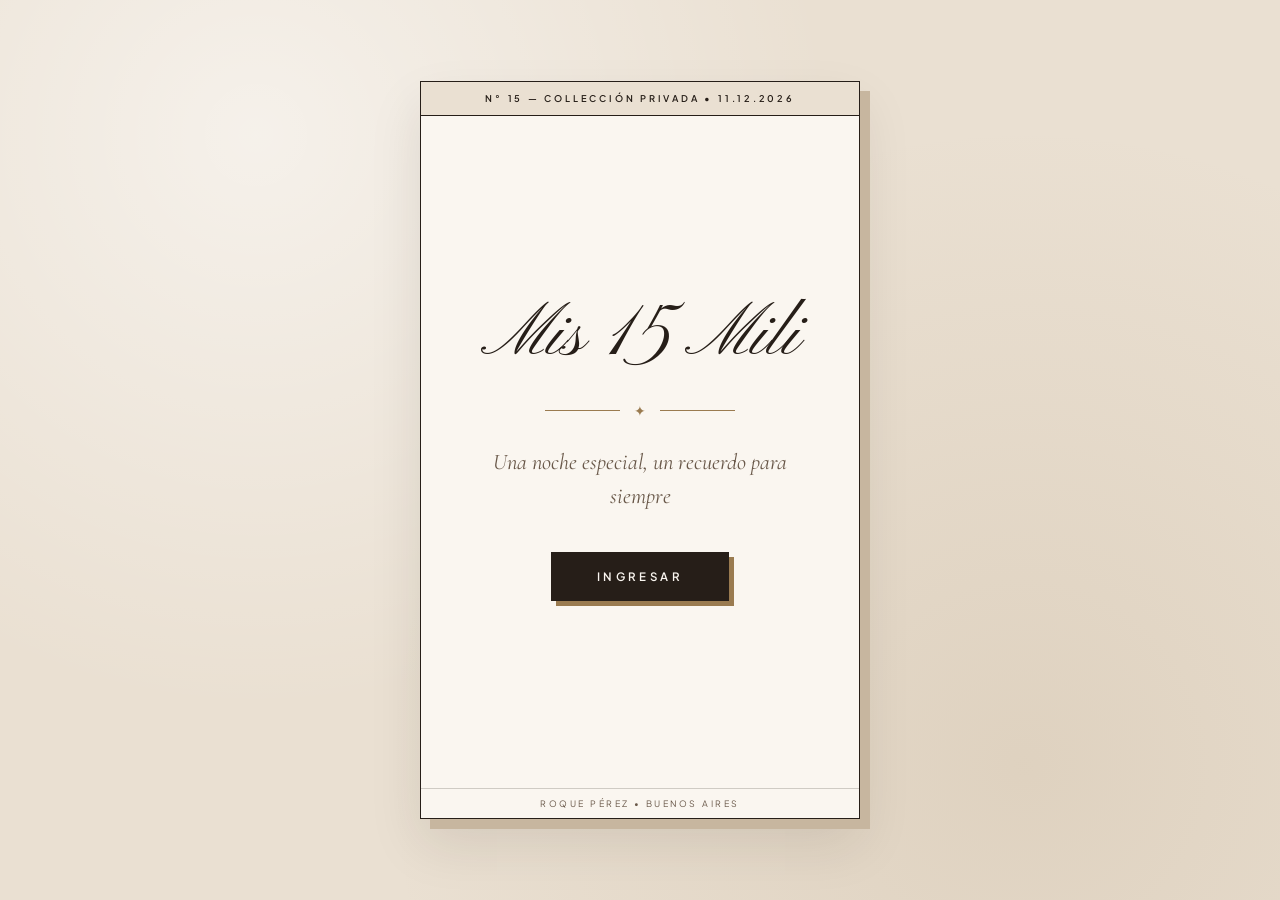
<file: index.html>
<!DOCTYPE html>
<html lang="es">
<head>
  <meta charset="UTF-8" />
  <meta name="viewport" content="width=device-width, initial-scale=1.0" />
  <title>MIS 15 MILI!</title>

  <link rel="icon" type="image/png" href="Pixelarte Isologotipo.png">


  <link rel="stylesheet" href="estilos.css">
</head>
<body>

  <main class="hero">
    <h1 class="title">Mis 15 Mili</h1>

     <div class="divider">
    <span>✦</span>
</div>

    <p class="subtitle">
      Una noche especial, un recuerdo para siempre      
    </p>

   
 <button class="enter-btn" id="enterBtn">INGRESAR</button>

<script>
document.getElementById("enterBtn").addEventListener("click", () => {
  sessionStorage.setItem("playMusic", "true");
  window.location.href = "invitacion.html";
});
</script>


  </main>

</body>
</html>
</file>
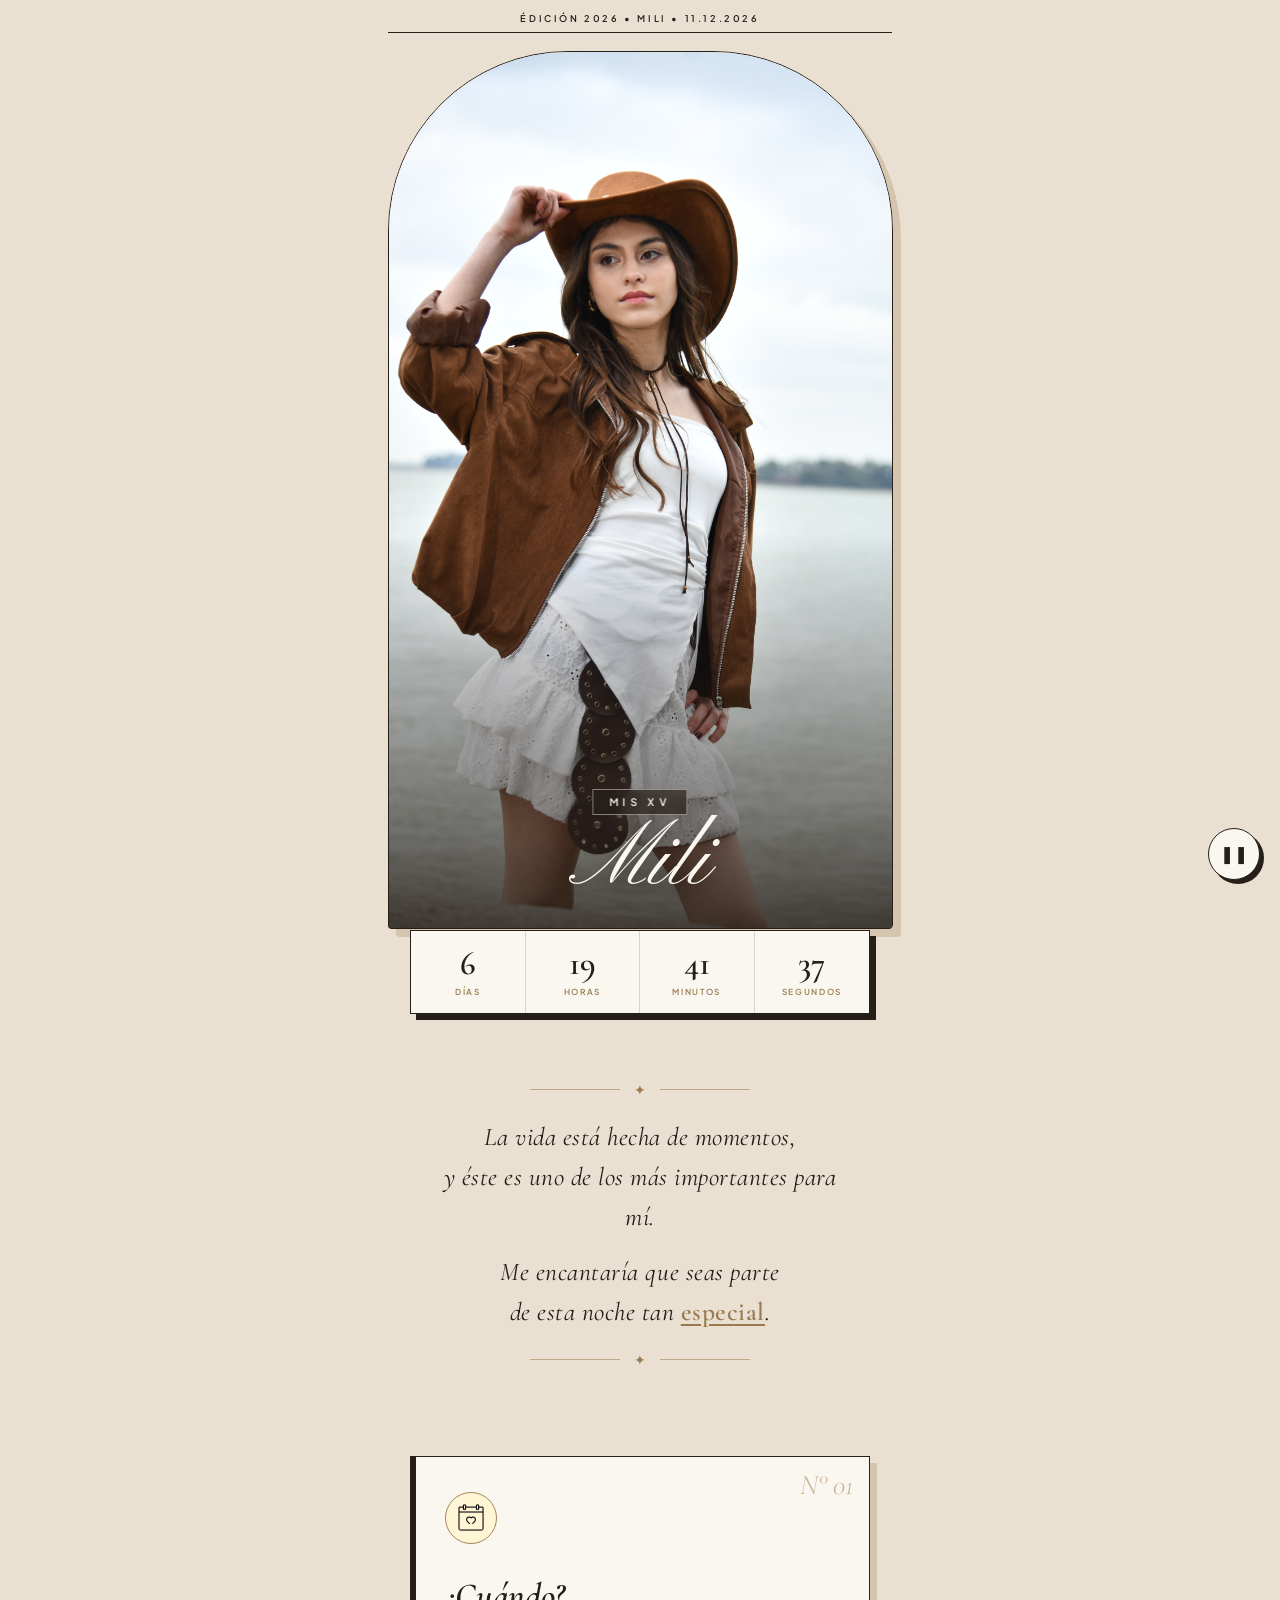
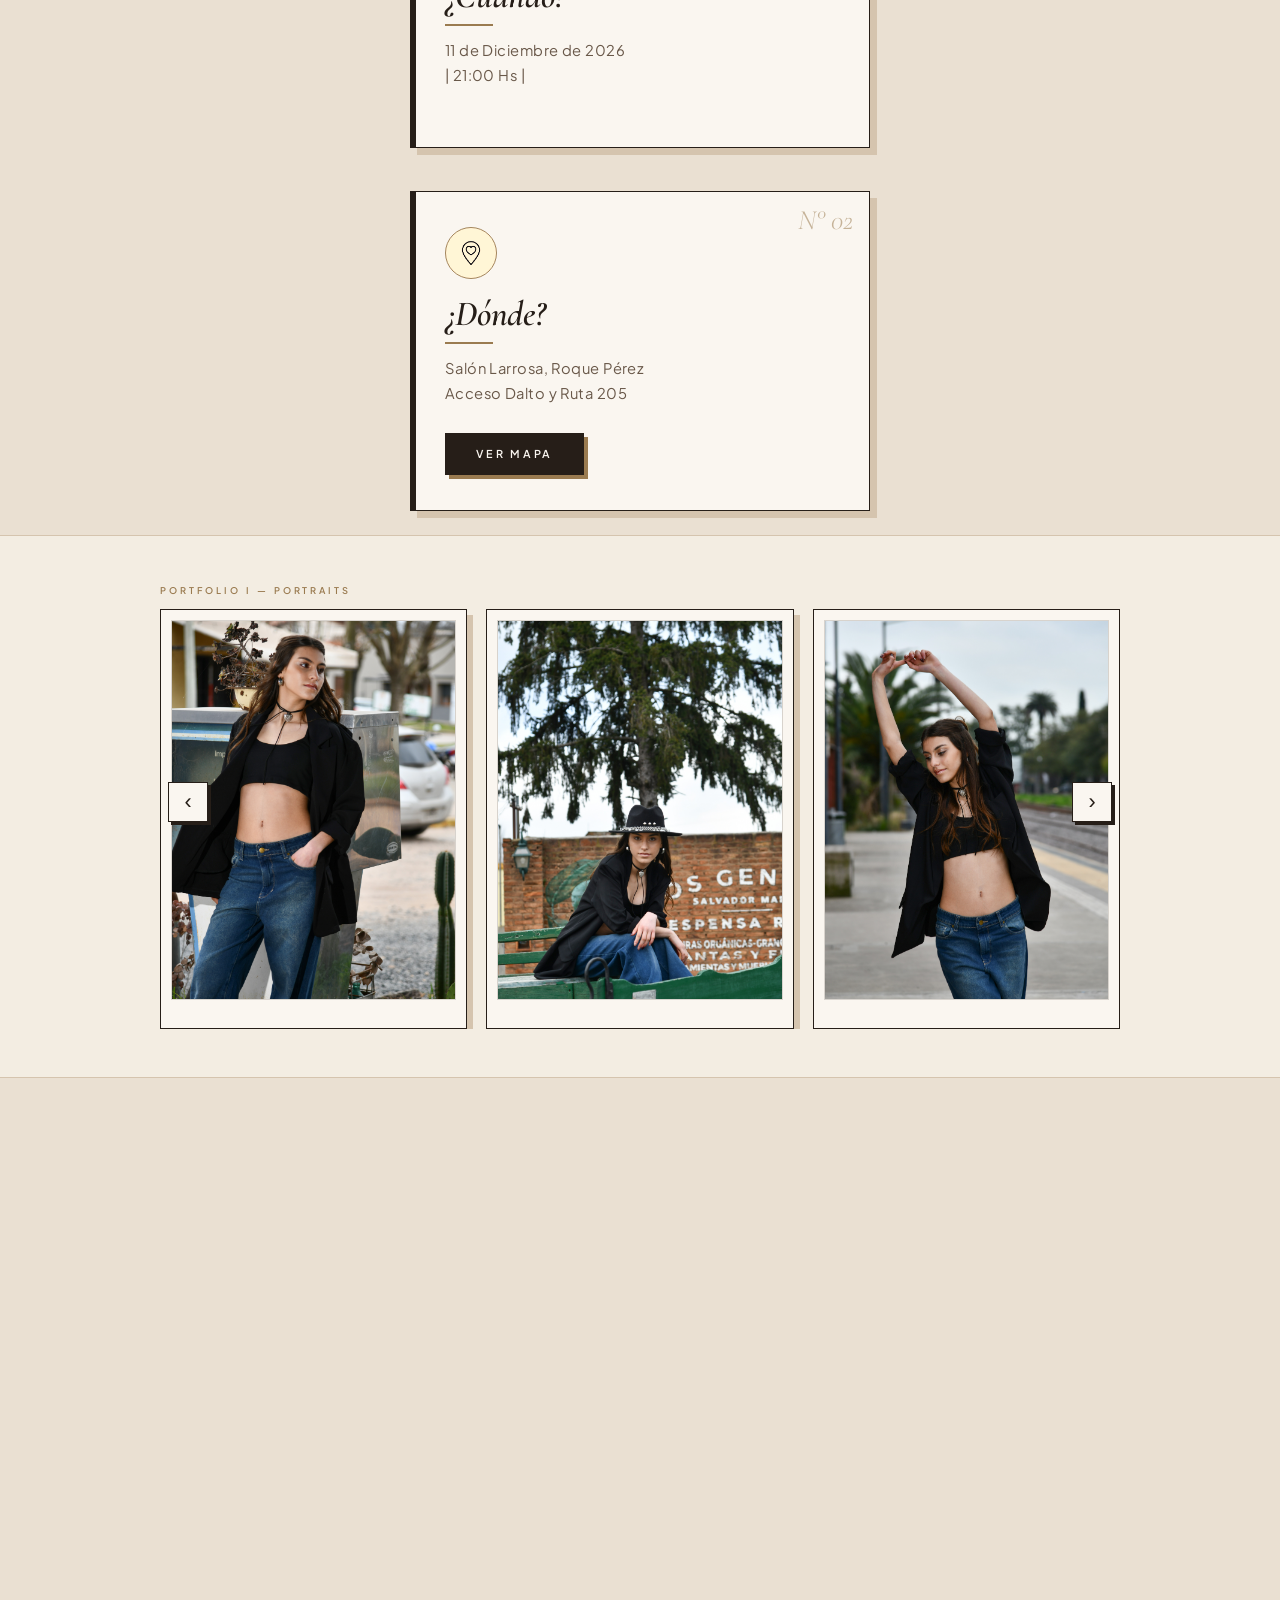
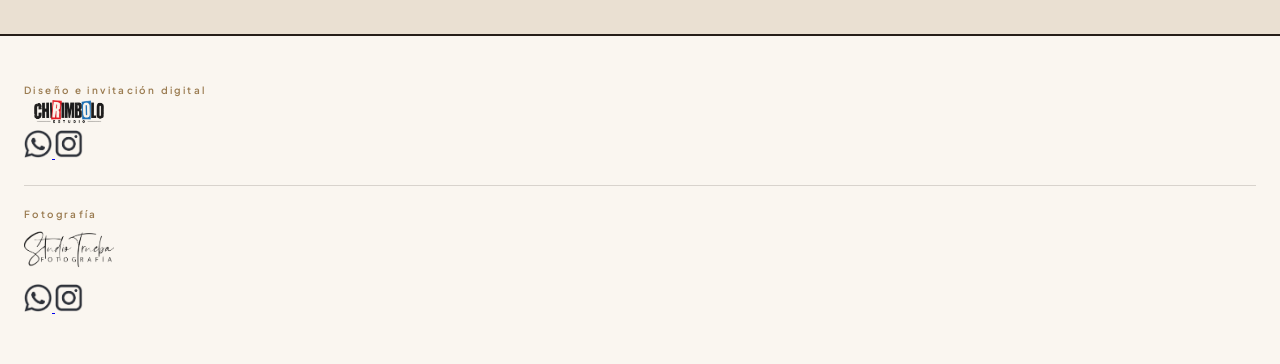
<file: invitacion.html>
<!DOCTYPE html>
<html lang="es">
<head>
  <meta charset="UTF-8" />
  <meta name="viewport" content="width=device-width, initial-scale=1.0" />
  <title>Mis XV Mili</title>

  <link rel="icon" type="image/png" href="Pixelarte Isologotipo.png">

  <link rel="stylesheet" href="inv.css">
</head>
<body>

  <!-- Música -->
  <audio id="musica" loop>
    <source src="Clocks-Coldplay Letra en español inglés.mp3" type="audio/mpeg">
  </audio>

  <!-- Botón música -->
  <button id="musicToggle" class="music-btn">▶</button>

<section class="foto-portada">
  <img src="Inicio.JPG" class="hero-desktop" alt="Foto de la quinceañera">
  <img src="Inicio.JPG" class="hero-mobile" alt="Foto">
  <div class="hero-text">
    <span class="hero-title">MIS XV</span>

<div class="hero-divider">
    <span>✦</span>
</div>

<span class="hero-name">Mili</span>
  </div>

  
   <!-- CUENTA REGRESIVA -->
  <div class="countdown-wrapper">
    <div class="countdown">
      <div class="time-box">
        <span id="days">0</span>
        <small>DÍAS</small>
      </div>
      <div class="time-box">
        <span id="hours">0</span>
        <small>HORAS</small>
      </div>
      <div class="time-box">
        <span id="minutes">0</span>
        <small>MINUTOS</small>
      </div>
      <div class="time-box">
        <span id="seconds">0</span>
        <small>SEGUNDOS</small>
      </div>
    </div>
  </div>
</section>


 <section class="frase-separador">

    <div class="linea reveal">
        ✦
    </div>

    <p class="frase-texto reveal">
        La vida está hecha de momentos,<br>
        y éste es uno de los más importantes para mí.
    </p>

    <p class="frase-texto reveal">
        Me encantaría que seas parte<br>
        de esta noche tan <span>especial</span>.
    </p>

    <div class="linea reveal">
        ✦
    </div>

</section>

<section class="section-fecha reveal">
  <div class="fecha-contenido">
    
    <div class="fecha-icono">
      <img src="Cuando.gif" alt="Calendario">
    </div>

    <h2 class="fecha-titulo">¿Cuándo?</h2>

    <p class="fecha-texto">
      11 de Diciembre de 2026<br>
      | 21:00 Hs |
    </p>

  </div>
</section>

<section class="donde-section reveal">

  <!-- ICONO (poné tu imagen acá) -->
  <img src="Calendario.gif" alt="Ubicación" class="icono-donde">

  <p class="donde-titulo">¿Dónde?</p>

  <p class="donde-info">
    Salón Larrosa, Roque Pérez <br>
    Acceso Dalto y Ruta 205
  </p>

  <button class="donde-boton" onclick="abrirMapa('fiesta')">
    VER MAPA
  </button>

</section>
<!-- MAPA MODAL -->
<div id="mapaModal" class="mapa-modal">
  <div class="mapa-contenido">
    <button class="cerrar-album" onclick="cerrarMapa()"></button>
    
   <iframe 
src="https://www.google.com/maps/embed?pb=!1m18!1m12!1m3!1d3252.9111713879424!2d-59.37922183006784!3d-35.38265906563642!2m3!1f0!2f0!3f0!3m2!1i1024!2i768!4f13.1!3m3!1m2!1s0x95bdbbd68491aa37%3A0xf78b8e0d3617f4bd!2sSal%C3%B3n%20Larrossa!5e0!3m2!1ses-419!2sar!4v1794348643509!5m2!1ses-419!2sar"
allowfullscreen=""
loading="lazy"
referrerpolicy="strict-origin-when-cross-origin">
</iframe>
  </div>
</div>

<section class="carousel-section reveal">
  <div class="carousel-container carousel-hidden">


    <button class="carousel-btn prev" onclick="moveSlide(this, -1)">‹</button>
<button class="carousel-btn next" onclick="moveSlide(this, 1)">›</button>



    <div class="carousel-track">
      <div class="carousel-item"><img src="1.JPG" alt=""></div>
      <div class="carousel-item"><img src="2.JPG" alt=""></div>
      <div class="carousel-item"><img src="3.JPG" alt=""></div>
      <div class="carousel-item"><img src="4.JPG" alt=""></div>
      <div class="carousel-item"><img src="1.JPG" alt=""></div>
      <div class="carousel-item"><img src="2.JPG" alt=""></div>
      <div class="carousel-item"><img src="3.JPG" alt=""></div>
      <div class="carousel-item"><img src="4.JPG" alt=""></div>
      <div class="carousel-item"><img src="1.JPG" alt=""></div>
      <div class="carousel-item"><img src="2.JPG" alt=""></div>
      <div class="carousel-item"><img src="3.JPG" alt=""></div>
      <div class="carousel-item"><img src="4.JPG" alt=""></div>
      <div class="carousel-item"><img src="1.JPG" alt=""></div>
      <div class="carousel-item"><img src="2.JPG" alt=""></div>
      <div class="carousel-item"><img src="3.JPG" alt=""></div>
      <div class="carousel-item"><img src="4.JPG" alt=""></div>
      <div class="carousel-item"><img src="1.JPG" alt=""></div>
      <div class="carousel-item"><img src="2.JPG" alt=""></div>
      <div class="carousel-item"><img src="3.JPG" alt=""></div>
      <div class="carousel-item"><img src="4.JPG" alt=""></div>
      <div class="carousel-item"><img src="1.JPG" alt=""></div>
      <div class="carousel-item"><img src="2.JPG" alt=""></div>
      <div class="carousel-item"><img src="3.JPG" alt=""></div>
      <div class="carousel-item"><img src="4.JPG" alt=""></div>
      <div class="carousel-item"><img src="1.JPG" alt=""></div>
      <div class="carousel-item"><img src="2.JPG" alt=""></div>
      <div class="carousel-item"><img src="3.JPG" alt=""></div>
      <div class="carousel-item"><img src="4.JPG" alt=""></div>
      <div class="carousel-item"><img src="1.JPG" alt=""></div>
      <div class="carousel-item"><img src="2.JPG" alt=""></div>
      <div class="carousel-item"><img src="3.JPG" alt=""></div>
      <div class="carousel-item"><img src="4.JPG" alt=""></div>
      <div class="carousel-item"><img src="1.JPG" alt=""></div>
      <div class="carousel-item"><img src="2.JPG" alt=""></div>
      <div class="carousel-item"><img src="3.JPG" alt=""></div>
      <div class="carousel-item"><img src="4.JPG" alt=""></div>
      <div class="carousel-item"><img src="1.JPG" alt=""></div>
      <div class="carousel-item"><img src="2.JPG" alt=""></div>
      <div class="carousel-item"><img src="3.JPG" alt=""></div>
      <div class="carousel-item"><img src="4.JPG" alt=""></div>
      <div class="carousel-item"><img src="1.JPG" alt=""></div>
      <div class="carousel-item"><img src="2.JPG" alt=""></div>
      <div class="carousel-item"><img src="3.JPG" alt=""></div>
      <div class="carousel-item"><img src="4.JPG" alt=""></div>
      <div class="carousel-item"><img src="1.JPG" alt=""></div>
      <div class="carousel-item"><img src="2.JPG" alt=""></div>
      <div class="carousel-item"><img src="3.JPG" alt=""></div>
      <div class="carousel-item"><img src="4.JPG" alt=""></div>   
    </div>

  </div>
</section>

<section class="dresscode-section reveal">

  <!-- ICONO (reemplazá src por el tuyo) -->
  <img src="Ubicacion.gif" alt="Dress Code" class="dresscode-icono">

  <h2 class="dresscode-titulo">Dress Code</h2>

  <p class="dresscode-tipo">ELEGANTE - SPORT</p>

  <div class="dresscode-linea"></div>

  <p class="dresscode-aclaracion">
    Evitar colores claros <br>
    cómo el beige.<br>
    
  </p>

</section>

<section class="regalo-section reveal">

  <div class="regalo-contenido">

    <!-- ICONO -->
    <div class="regalo-icono">
      <img src="Diamante.gif" alt="Regalo">
    </div>

    <h2 class="regalo-titulo">Regalo</h2>

   <p class="regalo-texto">
  Tu presencia es mi mejor regalo.<br>
  Pero si deseás tener un detalle conmigo,<br>
  en el salón encontrarás una urna disponible<br>
</p>

  

  </section>

<section class="carousel-section carousel-horizontal reveal">

  <div class="carousel-container carousel-hidden">

    <button class="carousel-btn prev" onclick="moveSlide(this, -1)">‹</button>
<button class="carousel-btn next" onclick="moveSlide(this, 1)">›</button>


    <div class="carousel-track">
      
      <div class="carousel-item"><img src="5.JPG" alt=""></div>
      <div class="carousel-item"><img src="6.JPG" alt=""></div>
       <div class="carousel-item"><img src="7.JPG" alt=""></div>
      <div class="carousel-item"><img src="8.JPG" alt=""></div>
      <div class="carousel-item"><img src="5.JPG" alt=""></div>
      <div class="carousel-item"><img src="6.JPG" alt=""></div>
       <div class="carousel-item"><img src="7.JPG" alt=""></div>
      <div class="carousel-item"><img src="8.JPG" alt=""></div>
      <div class="carousel-item"><img src="5.JPG" alt=""></div>
      <div class="carousel-item"><img src="6.JPG" alt=""></div>
       <div class="carousel-item"><img src="7.JPG" alt=""></div>
      <div class="carousel-item"><img src="8.JPG" alt=""></div>
      <div class="carousel-item"><img src="5.JPG" alt=""></div>
      <div class="carousel-item"><img src="6.JPG" alt=""></div>
       <div class="carousel-item"><img src="7.JPG" alt=""></div>
      <div class="carousel-item"><img src="8.JPG" alt=""></div>
      <div class="carousel-item"><img src="5.JPG" alt=""></div>
      <div class="carousel-item"><img src="6.JPG" alt=""></div>
       <div class="carousel-item"><img src="7.JPG" alt=""></div>
      <div class="carousel-item"><img src="8.JPG" alt=""></div>
      <div class="carousel-item"><img src="5.JPG" alt=""></div>
      <div class="carousel-item"><img src="6.JPG" alt=""></div>
       <div class="carousel-item"><img src="7.JPG" alt=""></div>
      <div class="carousel-item"><img src="8.JPG" alt=""></div>
      <div class="carousel-item"><img src="5.JPG" alt=""></div>
      <div class="carousel-item"><img src="6.JPG" alt=""></div>
       <div class="carousel-item"><img src="7.JPG" alt=""></div>
      <div class="carousel-item"><img src="8.JPG" alt=""></div>
      <div class="carousel-item"><img src="5.JPG" alt=""></div>
      <div class="carousel-item"><img src="6.JPG" alt=""></div>
       <div class="carousel-item"><img src="7.JPG" alt=""></div>
      <div class="carousel-item"><img src="8.JPG" alt=""></div>
      <div class="carousel-item"><img src="5.JPG" alt=""></div>
      <div class="carousel-item"><img src="6.JPG" alt=""></div>
       <div class="carousel-item"><img src="7.JPG" alt=""></div>
      <div class="carousel-item"><img src="8.JPG" alt=""></div>
    </div>

  </div>

</section>

<section class="frase-separador frase-oscura reveal">

  <div class="linea reveal">
    ✦
</div>

<p class="frase-texto-oscura reveal">
    Quiero que seas parte<br>
    de esta noche tan <span>especial</span> para mí.
</p>

<div class="linea reveal">
    ✦
</div>

</section>
<section class="musica-section reveal">

  <img src="Musica.gif" alt="Música" class="musica-icono">

  <h2 class="musica-titulo">Sumá tu canción</h2>

  <p class="musica-texto">
    Ayudame a crear la playlist<br>
     de una noche inolvidable.
  </p>

  <!-- 🎧 VISTA PREVIA SPOTIFY -->
<div class="spotify-preview">
  <iframe
    src="https://open.spotify.com/embed/playlist/00K1z0kXA0NPDXsblaINLL?theme=0"
    loading="lazy"
    allow="autoplay; clipboard-write; encrypted-media; fullscreen; picture-in-picture">
  </iframe>
</div>

<a
  href="https://open.spotify.com/playlist/00K1z0kXA0NPDXsblaINLL?si=Nli1mqdmSrKj_3vK8nxRoQ&utm_source=copy-link&pt=3819797ff99a1fb57d32ac31bb724692&pi=J-cpy6AhRpuM_"
  target="_blank"
  class="musica-boton"
>
  AGREGAR CANCIONES
</a>

</section>


<section class="instagram-section reveal">

  <div class="instagram-contenido">

    <!-- ICONO (logo instagram / gif) -->
    <div class="instagram-icono">
      <img src="Ubicacion.gif" alt="Instagram">
    </div>

    <h2 class="instagram-titulo">Seguime en Instagram</h2>

    <p class="instagram-texto">
      Compartí tus fotos, videos y recuerdos<br>
de esta noche tan especial<br>
      etiquetándome en Instagram.<br>
    </p>

    <div class="instagram-preview">
  <img src="Foto Instagram.png" alt="Perfil de Instagram" class="ig-avatar">

  <p class="ig-user">_milagrossduarte</p>

  <div class="ig-grid">
    <img src="5.JPG" alt="">
    <img src="4.JPG" alt="">
    <img src="3.JPG" alt="">
  </div>
</div>

    <a
  href="https://www.instagram.com/_milagrossduarte?utm_source=ig_web_button_share_sheet&igsh=ZDNlZDc0MzIxNw=="
  target="_blank"
  class="instagram-boton"
>
  VER INSTAGRAM
</a>

  </div>

</section>

<section class="asistencia-section reveal">
  <p class="asistencia-titulo">Confirmá tú Asistencia</p>
  <p class="asistencia-fecha">Antes del 1 de Diciembre de 2026</p>

  <!-- CANTIDAD (AFUERA DEL CUADRO) -->
<div class="cantidad-wrapper">
  <label for="cantidadPersonas" class="label">
    Número de personas a confirmar
  </label>

  <select name="entry.540690027" id="cantidadPersonas" required>
    <option value="">Seleccionar</option>
    <option value="1">1 persona</option>
    <option value="2">2 personas</option>
    <option value="3">3 personas</option>
    <option value="4">4 personas</option>
    <option value="5">5 personas</option>
    <option value="6">6 personas</option>
    <option value="7">7 personas</option>
  </select>
</div>

  <div class="asistencia-card">
    <form
  id="asistenciaForm"
  action="https://docs.google.com/forms/d/e/1FAIpQLSdGxmUb4nvLiEuJj9koapViYxjZdko2hRvMwP4d0Tkzmuyo1w/formResponse"
      method="POST"
      target="hidden_iframe"
    >
   <input
  type="hidden"
  name="entry.540690027"
  id="cantidadHidden"
/>

<div class="campo campo-radios">
        <label class="label">¿Asistirás?</label>

        <label class="radio-item">
          <input type="radio" name="entry.1779840284" value="Confirmo Asistencia" required>
          <span>¡Confirmo!</span>
        </label>

        <label class="radio-item">
          <input type="radio" name="entry.1779840284" value="No podré asistir">
          <span>No podré asistir</span>
        </label>
      </div>

      <!-- Personas extra (2,3,4,5) -->
<div id="personasExtra"></div>

           <!-- INVITADOS -->
      <div id="personasContainer"></div>

      <!-- CAMPO OCULTO -->
     <textarea
  name="entry.555114571"
  id="datosFinales"
  style="display:none;"
></textarea>


      <!-- MENSAJE -->
      <div class="campo">
  <label class="label">Mensaje</label>

  <textarea
    name="entry.1248954764"
    id="mensaje"
    placeholder="Escribime lo que quieras 🤍"
    maxlength="200"
  ></textarea>

  <small id="contador" style="
    display:block;
    margin-top:6px;
    font-size:0.65rem;
    letter-spacing:0.12em;
    color:#4A3A39;
    text-align:right;
  ">
    180 caracteres restantes
  </small>
</div>

    </form>

    <button
  type="submit"
  class="asistencia-boton"
  form="asistenciaForm"
>
  ENVIAR RESPUESTA
</button>

    <iframe name="hidden_iframe" style="display:none;"></iframe>

    <div id="mensajeGracias" class="mensaje-gracias oculto">
      <p class="mensaje-titulo">¡GRACIAS!</p>
      <p class="mensaje-texto">Tu respuesta fue enviada correctamente 🤍</p>
    </div>
  </div>
</section>

<section class="calendario-section reveal">

  <div class="calendario-contenido">

    <!-- ICONO -->
    <div class="calendario-icono">
      <img src="Spotify.gif" alt="Calendario">
    </div>

    <h2 class="calendario-titulo">Reservá la Fecha</h2>

    <p class="calendario-texto">
      Reservá la fecha a tu calendario<br>
      y preparate para disfrutar<br>
      una noche inolvidable.
    </p>

<a
  href="https://calendar.google.com/calendar/render?action=TEMPLATE&text=Mis+XV+de+Mili&dates=20261212T000000Z/20261212T080000Z&details=Te+espero+para+celebrar+mis+XV.+Una+noche+inolvidable+para+compartir+juntos.&location=Sal%C3%B3n+Larrosa,+Alberdi+entre+Berro+e+Irigoyen,+Roque+P%C3%A9rez,+Buenos+Aires"
  target="_blank"
  class="calendario-boton">
  AGREGAR AL CALENDARIO
</a>

  </div>

</section>

<section class="frase-separador reveal">
  <div class="linea reveal">
    ✦
</div>

  <p class="frase-texto reveal">
    La cuenta regresiva ya comenzó...<br>
    <span>¡Te espero para celebrar juntos!</span>
</p>

  <div class="linea reveal">
    ✦
</div>
</section>

<section class="foto-espera-section reveal">

  <div class="foto-espera-contenido">

    <!-- FOTO VERTICAL -->
    <img src="Final.JPG" alt="Jaz" class="foto-espera-img">

    <!-- ICONO -->
    <img src="Sobre.gif" alt="Icono" class="foto-espera-icono">

    <!-- TEXTO -->
    <p class="foto-espera-texto">Te espero!</p>
    <p class="foto-espera-nombre">Mili</p>

  </div>

</section>

  <script src="script.js"></script>

  <footer class="footer">

  <!-- PIXELARTE -->
  <div class="footer-bloque">

    <p class="footer-label">
      Diseño e invitación digital
    </p>

    <div class="footer-contenido">

      <img src="Chirimbolo Estudio sin fondo.png" alt="Pixelarte" class="footer-logo">

      <div class="footer-redes">

        <a
          href="https://wa.me/5492345478614"
          target="_blank"
          aria-label="WhatsApp"
          class="footer-icono"
        >
          <img src="Whatsapp.png" alt="WhatsApp">
        </a>

        <a
          href="https://www.instagram.com/chirimbolo_estudio/"
          target="_blank"
          aria-label="Instagram"
          class="footer-icono"
        >
          <img src="Instagram.png" alt="Instagram">
        </a>

      </div>

    </div>

  </div>

  <!-- FOTÓGRAFO -->
  <div class="footer-bloque">

    <p class="footer-label">
      Fotografía
    </p>

    <div class="footer-contenido">

      <img src="Logo Negro.png" alt="Fotógrafo" class="footer-logo">

      <div class="footer-redes">

        <a
          href="https://wa.me/5492345522640"
          target="_blank"
          aria-label="WhatsApp"
          class="footer-icono"
        >
          <img src="Whatsapp.png" alt="WhatsApp">
        </a>

        <a
          href="https://www.instagram.com/studiotrueba/"
          target="_blank"
          aria-label="Instagram"
          class="footer-icono"
        >
          <img src="Instagram.png" alt="Instagram">
        </a>

      </div>

    </div>

  </div>

</footer>

</body>
</html>
</file>
<file: estilos.css>
/* ==========================================================================
   MAISON SABLE (BEIGE EDITORIAL & COUTURE) — PANTALLA DE BIENVENIDA (estilos.css)
   Compatible 100% con index.html de Mis 15 Alma sin modificar el HTML
   ========================================================================== */
@import url('https://fonts.googleapis.com/css2?family=Cormorant+Garamond:ital,wght@0,300;0,400;0,500;0,600;1,300;1,400&family=Plus+Jakarta+Sans:wght@300;400;500;600&family=Pinyon+Script&display=swap');

* {
  margin: 0;
  padding: 0;
  box-sizing: border-box;
}

:root {
  --sable-bg: #EAE0D2;
  --sable-paper: #F4EFE6;
  --sable-card: #FAF6F0;
  --taupe-border: #C7B69F;
  --bronze: #9A7B50;
  --espresso: #261E18;
  --moka: #695849;
}

@font-face {
  font-family: 'Allura';
  src: url('Allura-Regular.ttf') format('truetype');
  font-weight: 400;
  font-style: normal;
}

@font-face {
  font-family: 'Barlow';
  src: url('Barlow-Regular.ttf') format('truetype');
  font-weight: 400;
  font-style: normal;
}

body {
  background-color: var(--sable-bg);
  background-image:
    radial-gradient(circle at 20% 15%, rgba(255, 255, 255, 0.55) 0%, transparent 45%),
    radial-gradient(circle at 80% 85%, rgba(154, 123, 80, 0.14) 0%, transparent 50%);
  color: var(--espresso);
  min-height: 100vh;
  min-height: 100svh;
  display: flex;
  align-items: center;
  justify-content: center;
  padding: 1.25rem;
  font-family: 'Plus Jakarta Sans', 'Barlow', sans-serif;
}

/* Tarjeta tipo Pasaporte / Dossier de Atelier en Lino Beige */
.hero {
  width: 100%;
  max-width: 440px;
  min-height: 82vh;
  min-height: 82svh;
  background-color: var(--sable-card);
  border: 1px solid var(--espresso);
  position: relative;
  display: flex;
  flex-direction: column;
  justify-content: center;
  align-items: center;
  text-align: center;
  padding: 3.5rem 2rem;
  gap: 1.4rem;
  box-shadow:
    10px 10px 0px var(--taupe-border),
    0 25px 50px rgba(38, 30, 24, 0.10);
}

/* Membrete superior estilo etiqueta de alta costura */
.hero::before {
  content: "N° 15 — COLLECCIÓN PRIVADA • 11.12.2026";
  position: absolute;
  top: 0;
  left: 0;
  right: 0;
  padding: 0.65rem 1rem;
  border-bottom: 1px solid var(--espresso);
  font-family: 'Plus Jakarta Sans', sans-serif;
  font-size: 0.58rem;
  font-weight: 600;
  letter-spacing: 0.3em;
  color: var(--espresso);
  background-color: var(--sable-bg);
}

/* Pie de etiqueta editorial */
.hero::after {
  content: "ROQUE PÉREZ • BUENOS AIRES";
  position: absolute;
  bottom: 0;
  left: 0;
  right: 0;
  padding: 0.55rem 1rem;
  border-top: 1px solid rgba(38, 30, 24, 0.2);
  font-size: 0.55rem;
  letter-spacing: 0.28em;
  color: var(--moka);
}

@keyframes subirSuave {
  from {
    opacity: 0;
    transform: translateY(24px);
  }
  to {
    opacity: 1;
    transform: translateY(0);
  }
}

.title {
  font-family: 'Pinyon Script', 'Allura', cursive;
  font-size: clamp(3.2rem, 9vw, 4.5rem);
  font-weight: 400;
  line-height: 1.08;
  color: var(--espresso);
  opacity: 0;
  animation: subirSuave 1s ease-out forwards;
}

.divider {
  display: flex;
  align-items: center;
  justify-content: center;
  width: 100%;
  margin: 0.2rem 0;
}

.divider::before,
.divider::after {
  content: "";
  height: 1px;
  background-color: var(--bronze);
  width: 75px;
}

.divider span {
  margin: 0 14px;
  color: var(--bronze);
  font-size: 0.85rem;
  text-shadow: none;
}

.subtitle {
  font-family: 'Cormorant Garamond', serif;
  font-style: italic;
  font-size: clamp(1.2rem, 4vw, 1.4rem);
  line-height: 1.55;
  color: var(--moka);
  max-width: 320px;
  opacity: 0;
  animation: subirSuave 1s ease-out 0.25s forwards;
}

.enter-btn {
  margin-top: 1rem;
  background-color: var(--espresso);
  color: var(--sable-card);
  border: 1px solid var(--espresso);
  padding: 1rem 2.8rem;
  border-radius: 0;
  font-family: 'Plus Jakarta Sans', 'Barlow', sans-serif;
  font-size: 0.72rem;
  font-weight: 600;
  letter-spacing: 0.3em;
  text-transform: uppercase;
  cursor: pointer;
  box-shadow: 5px 5px 0px var(--bronze);
  transition: all 0.25s ease;
  opacity: 0;
  animation: subirSuave 1s ease-out 0.45s forwards;
}

.enter-btn:hover,
.enter-btn:active {
  background-color: var(--bronze);
  border-color: var(--bronze);
  color: #FFFFFF;
  transform: translate(2px, 2px);
  box-shadow: 2px 2px 0px var(--espresso);
}
</file>
<file: inv.css>
/* ==========================================================================
   MAISON SABLE (BEIGE EDITORIAL & ARQUITECTÓNICO) — INVITACIÓN ALMA (inv.css)
   100% Compatible con invitacion.html y script.js de Mis XV Alma
   - Paleta Beige Arena (#EAE0D2), Lino (#F4EFE6), Papel Crema (#FAF6F0) y Espresso (#261E18)
   - Ambos carruseles (.carousel-section vertical y .carousel-horizontal) 100% operativos
   - Sin fotos torcidas ni carteles sobre la cara
   - Optimizado para celular (corrige el grid roto de #asistenciaForm y el zoom en iOS)
   ========================================================================== */
@import url('https://fonts.googleapis.com/css2?family=Cormorant+Garamond:ital,wght@0,300;0,400;0,500;0,600;1,300;1,400&family=Plus+Jakarta+Sans:wght@300;400;500;600&family=Pinyon+Script&display=swap');

* {
  margin: 0;
  padding: 0;
  box-sizing: border-box;
}

:root {
  --beige-main: #EAE0D2;       /* Beige arena principal */
  --beige-soft: #F3EDE2;       /* Lino suave */
  --beige-card: #FAF6F0;       /* Crema cálido papel */
  --beige-deep: #D5C4AE;       /* Visón / Arena tostada */
  --bronze: #9A7B50;           /* Bronce mate */
  --espresso: #261E18;         /* Café espresso profundo */
  --moka: #695849;             /* Marrón visón para textos secundarios */
  --line-dark: rgba(38, 30, 24, 0.16);
  --form-width: 440px;
}

@font-face {
  font-family: 'Allura';
  src: url('Allura-Regular.ttf') format('truetype');
}

@font-face {
  font-family: 'Barlow';
  src: url('Barlow-Regular.ttf') format('truetype');
}

html {
  scroll-behavior: smooth;
}

body {
  margin: 0;
  font-family: 'Plus Jakarta Sans', 'Barlow', sans-serif;
  background-color: var(--beige-main);
  color: var(--espresso);
  overflow-x: hidden;
  -webkit-font-smoothing: antialiased;
}

/* ==========================================================================
   1. PORTADA EDITORIAL BEIGE — FOTO 100% DESPEJADA EN ARCO DE GALERÍA
   ========================================================================== */
.foto-portada {
  position: relative;
  width: 100%;
  height: 110vh;
    height: 110svh;
  max-width: 540px;
  margin: 0 auto;
  padding: 3.2rem 1.1rem 3.8rem;
  background-color: var(--beige-main);
  overflow: visible;
  display: flex;
  flex-direction: column;
  justify-content: center;
  align-items: center;
}

/* Membrete superior estilo revista editorial */
.foto-portada::before {
  content: "ÉDICIÓN 2026  •  MILI  •  11.12.2026";
  position: absolute;
  top: 12px;
  left: 1.1rem;
  right: 1.1rem;
  padding-bottom: 8px;
  border-bottom: 1px solid var(--espresso);
  font-family: 'Plus Jakarta Sans', sans-serif;
  font-size: 0.58rem;
  font-weight: 600;
  letter-spacing: 0.28em;
  color: var(--espresso);
  text-align: center;
  z-index: 4;
}

/* Degradé suave solo en la base inferior de la foto para que el nombre se lea perfecto */
.foto-portada::after {
  content: "";
  position: absolute;
  left: 1.1rem;
  right: 1.1rem;
  bottom: 3.8rem;
  height: 40%;
  background: linear-gradient(
    180deg,
    rgba(38, 30, 24, 0) 0%,
    rgba(38, 30, 24, 0.52) 70%,
    rgba(38, 30, 24, 0.82) 100%
  );
  z-index: 2;
  pointer-events: none;
  border-radius: 0 0 4px 4px;
}

.foto-portada img {
  position: relative;
  width: 100%;
  height: 100%;
  object-fit: cover;
  object-position: center top;
  z-index: 1;
  border: 1px solid var(--espresso);
  border-radius: 180px 180px 4px 4px;
  box-shadow: 8px 8px 0px var(--beige-deep);
  will-change: transform;
  transition: transform 0.1s linear;
}

.foto-portada .hero-desktop {
  display: block !important;
}

.foto-portada .hero-mobile {
  display: none !important;
}

@media (max-width: 480px) {
  .foto-portada .hero-desktop {
    display: none !important;
  }
  .foto-portada .hero-mobile {
    display: block !important;
  }
}

/* Nombre ubicado en el tercio inferior para dejar la cara de Alma 100% libre */
.hero-text {
  position: absolute;
  top: auto !important;
  bottom: 5.2rem;
  left: 50%;
  transform: translateX(-50%);
  width: 88%;
  text-align: center;
  z-index: 3;
  pointer-events: none;
}

.hero-title {
  display: inline-block;
  font-family: 'Plus Jakarta Sans', sans-serif;
  font-size: 0.65rem;
  font-weight: 600;
  letter-spacing: 0.42em;
  color: var(--beige-card);
  background-color: rgba(38, 30, 24, 0.65);
  backdrop-filter: blur(4px);
  padding: 0.35rem 1rem;
  border: 1px solid rgba(250, 246, 240, 0.45);
  text-transform: uppercase;
  text-shadow: none;
}

.hero-divider {
  display: none;
}

.hero-name {
  display: block;
  font-family: 'Pinyon Script', 'Allura', cursive;
  font-size: clamp(3.8rem, 15vw, 5.5rem);
  line-height: 1;
  margin-top: 0.25rem;
  color: #FAF6F0;
  text-shadow: 0 4px 18px rgba(0, 0, 0, 0.45);
  opacity: 1;
  animation: none;
}

/* ==========================================================================
   2. CUENTA REGRESIVA — TIRA ARQUITECTÓNICA CONTINUA EN PAPEL CREMA
   ========================================================================== */
.countdown-wrapper {
  position: absolute;
  bottom: -24px;
  left: 50%;
  transform: translateX(-50%);
  width: calc(100% - 2.2rem);
  max-width: 460px;
  z-index: 10;
}

.countdown {
  display: grid;
  grid-template-columns: repeat(4, 1fr);
  gap: 0;
  width: 100%;
  background-color: var(--beige-card);
  border: 1px solid var(--espresso);
  box-shadow: 6px 6px 0px var(--espresso);
}

.time-box {
  width: 100% !important;
  height: 82px !important;
  background: transparent !important;
  border: none !important;
  border-right: 1px solid var(--line-dark) !important;
  border-radius: 0 !important;
  box-shadow: none !important;
  display: flex;
  flex-direction: column;
  justify-content: center;
  align-items: center;
  position: relative;
}

.time-box:last-child {
  border-right: none !important;
}

.time-box::before,
.time-box::after {
  display: none !important;
}

.time-box span {
  font-family: 'Cormorant Garamond', serif;
  font-size: 2.1rem !important;
  font-weight: 600;
  line-height: 1;
  color: var(--espresso) !important;
}

.time-box small {
  margin-top: 6px;
  font-family: 'Plus Jakarta Sans', sans-serif;
  font-size: 0.52rem !important;
  font-weight: 600;
  letter-spacing: 0.2em;
  color: var(--bronze) !important;
  text-transform: uppercase;
}

/* ==========================================================================
   3. BOTÓN DE MÚSICA (SELLO CIRCULAR EN ESPRESSO & CREMA)
   ========================================================================== */
.music-btn {
  position: fixed;
  bottom: 20px;
  right: 20px;
  width: 52px;
  height: 52px;
  border-radius: 50%;
  border: 1px solid var(--espresso);
  background: var(--beige-card);
  color: var(--espresso);
  font-size: 17px;
  cursor: pointer;
  z-index: 9999;
  display: flex;
  align-items: center;
  justify-content: center;
  box-shadow: 4px 4px 0px var(--espresso);
  transition: all 0.25s ease;
}

.music-btn:hover,
.music-btn:active {
  background: var(--espresso);
  color: var(--beige-card);
  transform: translate(2px, 2px);
  box-shadow: 2px 2px 0px var(--bronze);
}

.music-btn.paused {
  opacity: 0.8;
}

/* ==========================================================================
   4. FRASES SEPARADORAS — ESTILO CITA EDITORIAL
   ========================================================================== */
.frase-separador,
.frase-oscura {
  width: 100%;
  margin: 0 auto;
  padding: 4.5rem 1.5rem 3rem;
  background: var(--beige-main) !important;
  position: relative;
  text-align: center;
  overflow: hidden;
}

.linea,
.linea-oscura {
  display: flex;
  align-items: center;
  justify-content: center;
  gap: 14px;
  color: var(--bronze) !important;
  font-size: 0.85rem;
  width: 220px;
  margin: 1.2rem auto;
  background: transparent !important;
}

.linea::before,
.linea::after {
  content: "";
  flex: 1;
  height: 1px;
  background: var(--bronze) !important;
  opacity: 0.55;
}

.frase-texto,
.frase-texto-oscura {
  font-family: 'Cormorant Garamond', serif;
  font-style: italic;
  font-size: clamp(1.3rem, 4.5vw, 1.6rem) !important;
  font-weight: 400;
  letter-spacing: 0.02em !important;
  line-height: 1.55 !important;
  text-transform: none !important;
  color: var(--espresso) !important;
  max-width: 420px;
  margin: 0 auto 1rem;
}

.frase-texto span,
.frase-texto-oscura span {
  color: var(--bronze) !important;
  font-weight: 600;
  font-style: normal;
  text-decoration: underline;
  text-underline-offset: 4px;
}

/* ==========================================================================
   5. BLOQUES DE EVENTO — FICHAS ARQUITECTÓNICAS NUMERADAS (N° 01 - N° 07)
   ========================================================================== */
.section-fecha,
.donde-section,
.dresscode-section,
.regalo-section,
.musica-section,
.instagram-section,
.calendario-section {
  background: var(--beige-main) !important;
  padding: 1.3rem 1.1rem !important;
  position: relative;
}

/* Convertimos cada sección en una Ficha de Atelier con lomo lateral espresso */
.fecha-contenido,
.donde-section,
.dresscode-section,
.regalo-section,
.musica-section,
.instagram-contenido,
.calendario-contenido {
  max-width: 460px;
  margin: 0 auto !important;
  background-color: var(--beige-card) !important;
  border: 1px solid var(--espresso) !important;
  border-left: 6px solid var(--espresso) !important;
  padding: 2.2rem 1.6rem 2.2rem 1.8rem !important;
  box-shadow: 7px 7px 0px var(--beige-deep);
  position: relative;
  text-align: left !important;
  display: flex;
  flex-direction: column;
  align-items: flex-start !important;
}

/* Como .donde-section, .dresscode-section, .regalo-section y .musica-section son la tarjeta misma,
   les damos margen superior e inferior para que queden separadas en el celular */
.donde-section,
.dresscode-section,
.regalo-section,
.musica-section {
  width: calc(100% - 2.2rem);
  margin-top: 1.4rem !important;
  margin-bottom: 1.4rem !important;
}

/* Adentro de .regalo-section, quitamos bordes duplicados a .regalo-contenido
   porque en el HTML de Alma el alias y el botón están afuera de .regalo-contenido */
.regalo-section .regalo-contenido {
  max-width: 100%;
  margin: 0 !important;
  padding: 0 !important;
  background: transparent !important;
  border: none !important;
  box-shadow: none !important;
  display: flex;
  flex-direction: column;
  align-items: flex-start !important;
}

/* Numeración editorial en la esquina superior derecha de cada ficha */
.fecha-contenido::before,
.donde-section::before,
.dresscode-section::before,
.regalo-section::before,
.musica-section::before,
.instagram-contenido::before,
.calendario-contenido::before {
  position: absolute;
  top: 14px;
  right: 16px;
  font-family: 'Cormorant Garamond', serif;
  font-style: italic;
  font-size: 1.75rem;
  font-weight: 300;
  color: var(--bronze);
  opacity: 0.55;
  line-height: 1;
}

.fecha-contenido::before { content: "N° 01"; }
.donde-section::before { content: "N° 02"; }
.dresscode-section::before { content: "N° 03"; }
.regalo-section::before { content: "N° 04"; }
.musica-section::before { content: "N° 05"; }
.instagram-contenido::before { content: "N° 06"; }
.calendario-contenido::before { content: "N° 07"; }

/* Íconos dentro de un medallón circular beige arena */
.fecha-icono,
.regalo-icono,
.instagram-icono,
.calendario-icono {
  margin: 0 0 0.8rem 0 !important;
}

.fecha-icono img,
.icono-donde,
.dresscode-icono,
.album-icono,
.regalo-icono img,
.musica-icono,
.instagram-icono img,
.calendario-icono img {
  width: 52px !important;
  height: 52px !important;
  object-fit: contain;
  margin: 0 0 0.8rem 0 !important;
  padding: 8px;
  background-color: var(--beige-main);
  border: 1px solid var(--bronze);
  border-radius: 50%;
  filter: sepia(0.35) contrast(1.05);
  animation: none !important;
}

/* Títulos de ficha en Serif Italiana */
.fecha-titulo,
.donde-titulo,
.dresscode-titulo,
.album-titulo,
.regalo-titulo,
.musica-titulo,
.instagram-titulo,
.calendario-titulo,
.asistencia-titulo {
  font-family: 'Cormorant Garamond', serif !important;
  font-size: 2.2rem !important;
  font-weight: 600 !important;
  font-style: italic;
  color: var(--espresso) !important;
  letter-spacing: -0.01em !important;
  margin: 0.2rem 0 0.75rem 0 !important;
  text-align: left !important;
  line-height: 1.1;
}

.fecha-titulo::after,
.donde-titulo::after,
.dresscode-titulo::after,
.regalo-titulo::after,
.musica-titulo::after,
.instagram-titulo::after,
.calendario-titulo::after {
  content: "";
  display: block;
  width: 48px !important;
  height: 2px !important;
  background: var(--bronze) !important;
  margin: 8px 0 0 0 !important;
}

/* Párrafos informativos */
.fecha-texto,
.donde-info,
.dresscode-aclaracion,
.album-texto,
.regalo-texto,
.musica-texto,
.instagram-texto,
.calendario-texto {
  font-family: 'Plus Jakarta Sans', 'Barlow', sans-serif !important;
  font-size: 0.92rem !important;
  font-weight: 400;
  letter-spacing: 0.03em !important;
  line-height: 1.75 !important;
  color: var(--moka) !important;
  text-align: left !important;
  margin: 0 0 1.4rem 0 !important;
}

.dresscode-tipo {
  display: inline-block;
  font-family: 'Plus Jakarta Sans', sans-serif !important;
  font-size: 0.72rem !important;
  font-weight: 600 !important;
  letter-spacing: 0.28em !important;
  color: var(--espresso) !important;
  background-color: var(--beige-main);
  border: 1px solid var(--bronze);
  padding: 0.35rem 0.9rem;
  margin-bottom: 0.9rem !important;
  text-transform: uppercase;
}

.dresscode-linea {
  display: none !important;
}

/* Caja destacada para el Alias de Alma (LOMAAL.2025) */
.alias-label {
  display: inline-block;
  width: 100%;
  padding: 0.85rem 1.2rem;
  margin: 0.2rem 0 1.2rem 0 !important;
  background-color: var(--beige-main);
  border: 1px dashed var(--espresso);
  font-family: 'Plus Jakarta Sans', sans-serif;
  font-size: 0.95rem !important;
  font-weight: 600;
  letter-spacing: 0.22em !important;
  color: var(--espresso) !important;
  text-align: center;
}

.alias-copiado {
  margin-top: 0.75rem !important;
  font-family: 'Plus Jakarta Sans', sans-serif;
  font-size: 0.78rem !important;
  font-weight: 600;
  color: var(--bronze) !important;
}

/* ==========================================================================
   6. BOTONES — SELLO RECTANGULAR CON SOMBRA DESPLAZADA
   ========================================================================== */
.donde-boton,
.album-boton,
.regalo-boton,
.musica-boton,
.instagram-boton,
.calendario-boton,
.asistencia-boton,
.copiar-alias {
  display: inline-block;
  background-color: var(--espresso) !important;
  color: var(--beige-card) !important;
  border: 1px solid var(--espresso) !important;
  border-radius: 0 !important;
  padding: 0.85rem 1.9rem !important;
  margin-top: 0.2rem !important;
  font-family: 'Plus Jakarta Sans', 'Barlow', sans-serif !important;
  font-size: 0.68rem !important;
  font-weight: 600 !important;
  letter-spacing: 0.25em !important;
  text-transform: uppercase;
  text-decoration: none;
  cursor: pointer;
  box-shadow: 4px 4px 0px var(--bronze) !important;
  transition: all 0.2s ease !important;
}

.donde-boton:hover,
.album-boton:hover,
.regalo-boton:hover,
.musica-boton:hover,
.instagram-boton:hover,
.calendario-boton:hover,
.asistencia-boton:hover,
.copiar-alias:hover {
  background-color: var(--bronze) !important;
  border-color: var(--bronze) !important;
  color: #FFFFFF !important;
  transform: translate(2px, 2px) !important;
  box-shadow: 2px 2px 0px var(--espresso) !important;
}

/* ==========================================================================
   7. LOS DOS CARRUSELES DE ALMA (VERTICAL 1-6 Y HORIZONTAL 7-8)
   Limpios, rectos, enmarcados como galería de arte y 100% funcionales
   ========================================================================== */
.carousel-section,
.carousel-horizontal {
  background: var(--beige-soft) !important;
  border-top: 1px solid var(--beige-deep);
  border-bottom: 1px solid var(--beige-deep);
  padding: 3rem 1.1rem !important;
  margin: 1.5rem 0;
  overflow: hidden;
  position: relative;
}

/* Etiqueta superior de galería */
.carousel-section::before {
  content: "PORTFOLIO I — PORTRAITS";
  display: block;
  max-width: 460px;
  margin: 0 auto 0.8rem;
  font-family: 'Plus Jakarta Sans', sans-serif;
  font-size: 0.58rem;
  font-weight: 600;
  letter-spacing: 0.32em;
  color: var(--bronze);
  text-align: left;
}

.carousel-horizontal::before {
  content: "PORTFOLIO II — MOMENTS";
}

/* Forzar visibilidad inmediata para evitar que en celular quede en opacity 0 */
.carousel-container,
.carousel-hidden,
.carousel-visible {
  max-width: 460px;
  margin: 0 auto;
  overflow: hidden;
  width: 100%;
  position: relative;
  opacity: 1 !important;
  transform: none !important;
}

@media (min-width: 769px) {
  .carousel-section:not(.carousel-horizontal) .carousel-container {
    max-width: 960px;
  }
  .carousel-section::before {
    max-width: 960px;
  }
  .carousel-horizontal::before {
    max-width: 460px;
  }
}

.carousel-track {
  display: flex;
  transition: transform 0.5s cubic-bezier(0.25, 1, 0.5, 1);
}

/* En PC el primer carrusel muestra 3 items; en celular muestra 1 item sin margen residual */
.carousel-item {
  flex: 0 0 calc(33.333% - 0.8rem);
  margin-right: 1.2rem;
  border-radius: 0 !important;
  background: var(--beige-card);
  border: 1px solid var(--espresso);
  padding: 10px 10px 28px 10px;
  box-shadow: 6px 6px 0px var(--beige-deep);
}

.carousel-item:last-child {
  margin-right: 0;
}

.carousel-item img {
  width: 100%;
  height: 100%;
  aspect-ratio: 3 / 4;
  object-fit: cover;
  display: block;
  border-radius: 0 !important;
  border: 1px solid var(--line-dark);
  box-shadow: none !important;
}

/* Segundo carrusel (horizontal 7.webp y 8.webp): siempre 1 imagen por vez */
.carousel-horizontal .carousel-item {
  flex: 0 0 100% !important;
  margin-right: 0 !important;
}

.carousel-horizontal .carousel-item img {
  aspect-ratio: 16 / 10 !important;
  height: auto !important;
}

@media (max-width: 768px) {
  .carousel-item {
    flex: 0 0 100% !important;
    margin-right: 0 !important;
  }
}

/* Botones de flecha de los carruseles */
.carousel-btn {
  position: absolute;
  top: 46%;
  transform: translateY(-50%);
  width: 40px !important;
  height: 40px !important;
  border-radius: 0 !important;
  background: var(--beige-card) !important;
  border: 1px solid var(--espresso) !important;
  color: var(--espresso) !important;
  font-size: 1.35rem !important;
  cursor: pointer;
  z-index: 10;
  display: flex;
  align-items: center;
  justify-content: center;
  box-shadow: 3px 3px 0px var(--espresso) !important;
  transition: all 0.2s ease;
}

.carousel-btn:hover {
  background: var(--espresso) !important;
  color: var(--beige-card) !important;
  transform: translateY(-50%) scale(1.05);
}

.carousel-btn.prev {
  left: 8px;
}

.carousel-btn.next {
  right: 8px;
}

/* ==========================================================================
   8. SPOTIFY & INSTAGRAM PREVIEW EN TONOS ARENA
   ========================================================================== */
.spotify-preview {
  width: 100%;
  max-width: 100%;
  margin: 0.4rem 0 1.4rem 0 !important;
  padding: 10px !important;
  background: var(--beige-main) !important;
  border: 1px solid var(--bronze) !important;
  border-radius: 0 !important;
  box-shadow: none !important;
}

.spotify-preview iframe {
  width: 100%;
  height: 380px;
  display: block;
  border: none;
  border-radius: 4px !important;
}

.instagram-preview {
  width: 100%;
  max-width: 100%;
  margin: 0 0 1.5rem 0 !important;
  padding: 1.2rem !important;
  background: var(--beige-main) !important;
  border: 1px solid var(--bronze) !important;
  border-radius: 0 !important;
  box-shadow: none !important;
  text-align: center;
}

.ig-avatar {
  width: 60px;
  height: 60px;
  border-radius: 50%;
  border: 1px solid var(--espresso);
  padding: 3px;
  background: var(--beige-card);
  margin: 0 auto 0.5rem;
  display: block;
  object-fit: cover;
}

.ig-user {
  font-family: 'Plus Jakarta Sans', sans-serif;
  font-size: 0.78rem;
  font-weight: 600;
  letter-spacing: 0.14em;
  color: var(--espresso) !important;
  margin-bottom: 0.9rem;
  text-align: center !important;
}

.ig-grid {
  display: grid;
  grid-template-columns: repeat(3, 1fr);
  gap: 6px;
}

.ig-grid img {
  width: 100%;
  aspect-ratio: 1 / 1;
  object-fit: cover;
  border-radius: 0 !important;
  border: 1px solid var(--espresso);
}

/* ==========================================================================
   9. FORMULARIO DE ASISTENCIA — 100% REPARADO PARA CELULAR (1 A 7 INVITADOS)
   ========================================================================== */
.asistencia-section {
  background: var(--beige-soft) !important;
  border-top: 1px solid var(--beige-deep);
  border-bottom: 1px solid var(--beige-deep);
  padding: 3.5rem 1.1rem !important;
  text-align: center;
  color: var(--espresso) !important;
}

.asistencia-section .asistencia-titulo {
  text-align: center !important;
}

.asistencia-titulo::after {
  margin: 10px auto 0 !important;
  background: var(--bronze) !important;
}

.asistencia-fecha {
  font-family: 'Plus Jakarta Sans', sans-serif;
  font-size: 0.68rem;
  font-weight: 600;
  letter-spacing: 0.25em;
  color: var(--bronze) !important;
  margin-bottom: 1.6rem;
  text-transform: uppercase;
}

.cantidad-wrapper {
  max-width: 460px;
  width: 100%;
  margin: 0 auto 1.2rem;
  padding: 1.3rem 1.5rem;
  background: var(--beige-card);
  border: 1px solid var(--espresso);
  box-shadow: 5px 5px 0px var(--beige-deep);
  text-align: left;
}

.asistencia-card {
  max-width: 460px;
  width: 100%;
  margin: 0 auto;
  padding: 2rem 1.5rem !important;
  background: var(--beige-card) !important;
  border: 1px solid var(--espresso) !important;
  border-radius: 0 !important;
  box-shadow: 7px 7px 0px var(--beige-deep) !important;
  display: flex;
  flex-direction: column;
  gap: 1.2rem;
}

.asistencia-card * {
  text-align: left;
}

/* Reemplazo del Grid roto por Flex vertical limpio */
#asistenciaForm {
  display: flex !important;
  flex-direction: column !important;
  gap: 1.2rem !important;
  width: 100%;
}

#personasContainer,
#personasExtra {
  display: flex;
  flex-direction: column;
  gap: 1.1rem;
  width: 100%;
  margin-top: 0.4rem !important;
}

.invitado-extra {
  padding: 0 !important;
  background: transparent !important;
  border: none !important;
  box-shadow: none !important;
}

.persona,
.asistencia-card .persona {
  background-color: var(--beige-main) !important;
  border: 1px solid var(--bronze) !important;
  border-left: 4px solid var(--espresso) !important;
  border-radius: 0 !important;
  padding: 1.3rem 1.2rem !important;
  display: flex;
  flex-direction: column;
  gap: 0.85rem !important;
  box-shadow: none !important;
}

.label,
label[for="cantidadPersonas"] {
  font-family: 'Plus Jakarta Sans', sans-serif !important;
  font-size: 0.66rem !important;
  font-weight: 600 !important;
  letter-spacing: 0.2em !important;
  text-transform: uppercase !important;
  color: var(--espresso) !important;
  margin-bottom: 0.3rem;
}

input,
select,
textarea,
#cantidadPersonas,
.cantidad-wrapper select#cantidadPersonas {
  width: 100%;
  padding: 0.8rem 0.9rem !important;
  border-radius: 0 !important;
  border: 1px solid var(--bronze) !important;
  background-color: #FFFFFF !important;
  font-family: 'Plus Jakarta Sans', sans-serif !important;
  font-size: 16px !important; /* Evita zoom automático en iPhone */
  color: var(--espresso) !important;
  -webkit-text-fill-color: var(--espresso) !important;
}

select option {
  background-color: #FFFFFF;
  color: var(--espresso);
}

input:focus,
select:focus,
textarea:focus {
  outline: none;
  border-color: var(--espresso) !important;
}

input::placeholder,
textarea::placeholder {
  color: var(--moka) !important;
  opacity: 0.65;
}

.radio-item {
  display: flex;
  align-items: center;
  gap: 0.65rem;
  padding: 0.55rem 0.8rem;
  background: var(--beige-main);
  border: 1px solid var(--bronze);
  border-radius: 0 !important;
  font-size: 0.85rem !important;
  color: var(--espresso) !important;
  cursor: pointer;
}

input[type="radio"] {
  width: 18px !important;
  height: 18px !important;
  accent-color: var(--espresso);
}

#contador {
  color: var(--moka) !important;
  text-align: right !important;
}

.asistencia-boton {
  width: 100%;
  text-align: center !important;
  margin-top: 0.5rem;
}

.mensaje-gracias {
  margin-top: 1.5rem;
  padding: 1.8rem 1.5rem;
  background: var(--beige-main) !important;
  border: 1px solid var(--espresso) !important;
  border-radius: 0 !important;
  text-align: center !important;
}

.mensaje-titulo {
  font-family: 'Cormorant Garamond', serif;
  font-size: 1.5rem;
  font-weight: 600;
  color: var(--espresso) !important;
  text-align: center !important;
}

.mensaje-texto {
  color: var(--moka) !important;
  text-align: center !important;
}

/* ==========================================================================
   10. FOTO FINAL — ARCO EDITORIAL Y CIERRE
   ========================================================================== */
.foto-espera-section {
  background: var(--beige-main) !important;
  padding: 3.5rem 1.2rem 4.5rem;
  text-align: center;
}

.foto-espera-contenido {
  max-width: 420px;
  margin: 0 auto;
  background: var(--beige-card);
  border: 1px solid var(--espresso);
  padding: 1.5rem 1.5rem 2.5rem;
  box-shadow: 8px 8px 0px var(--beige-deep);
}

.foto-espera-img {
  width: 100%;
  border-radius: 160px 160px 0 0 !important;
  border: 1px solid var(--espresso) !important;
  box-shadow: none !important;
  margin: 0 auto 1.5rem;
  display: block;
}

.foto-espera-icono {
  width: 54px;
  margin: 0 auto 0.8rem;
  filter: sepia(0.35);
}

.foto-espera-texto {
  font-family: 'Plus Jakarta Sans', sans-serif;
  font-size: 0.75rem;
  font-weight: 600;
  letter-spacing: 0.32em;
  color: var(--bronze) !important;
  text-transform: uppercase;
}

.foto-espera-texto::after {
  background: var(--bronze) !important;
}

.foto-espera-nombre {
  font-family: 'Pinyon Script', 'Allura', cursive;
  font-size: 3.4rem;
  color: var(--espresso) !important;
  text-shadow: none !important;
}

/* ==========================================================================
   11. MODAL DEL MAPA (CON .cerrar-album FUNCIONANDO PERFECTO)
   ========================================================================== */
.mapa-modal {
  position: fixed;
  inset: 0;
  background: rgba(38, 30, 24, 0.72);
  backdrop-filter: blur(6px);
  display: none;
  align-items: center;
  justify-content: center;
  z-index: 99999;
  padding: 1rem;
}

.mapa-modal.activo {
  display: flex;
}

.mapa-contenido {
  position: relative;
  width: 100%;
  max-width: 540px;
  height: 68vh;
  background: var(--beige-card) !important;
  border: 1px solid var(--espresso) !important;
  border-radius: 0 !important;
  padding: 10px;
  box-shadow: 10px 10px 0px var(--espresso) !important;
}

.mapa-contenido iframe {
  width: 100%;
  height: 100%;
  border: none;
}

.cerrar-album,
.mapa-cerrar {
  position: absolute;
  top: 16px;
  right: 16px;
  width: 38px;
  height: 38px;
  border-radius: 0 !important;
  border: 1px solid var(--espresso) !important;
  background: var(--espresso) !important;
  cursor: pointer;
  z-index: 1000000;
}

.cerrar-album::before,
.cerrar-album::after {
  content: "";
  position: absolute;
  top: 50%;
  left: 50%;
  width: 16px;
  height: 2px;
  background: var(--beige-card) !important;
}

.cerrar-album::before {
  transform: translate(-50%, -50%) rotate(45deg);
}

.cerrar-album::after {
  transform: translate(-50%, -50%) rotate(-45deg);
}

/* ==========================================================================
   12. FOOTER EN BEIGE CÁLIDO (PARA QUE LOGO NEGRO Y PIXELARTE SE VEAN NÍTIDOS)
   ========================================================================== */
.footer {
  background: var(--beige-card) !important;
  padding: 3rem 1.5rem;
  border-top: 2px solid var(--espresso) !important;
}

.footer-label {
  font-family: 'Plus Jakarta Sans', sans-serif;
  font-size: 0.62rem;
  font-weight: 600;
  letter-spacing: 0.24em;
  color: var(--bronze) !important;
}

.footer-bloque + .footer-bloque {
  margin-top: 1.4rem;
  padding-top: 1.4rem;
  border-top: 1px solid var(--line-dark) !important;
}

.footer-logo {
  width: 90px;
  opacity: 0.9;
}

.footer-icono img {
  width: 28px;
  opacity: 0.85;
}

/* ==========================================================================
   ANIMACIONES REVEAL ON SCROLL
   ========================================================================== */
.reveal {
  opacity: 0;
  transform: translateY(35px);
  transition: opacity 0.7s ease, transform 0.7s ease;
}

.reveal.active,
.reveal.visible {
  opacity: 1;
  transform: translateY(0);
}

.oculto {
  display: none !important;
}
</file>
